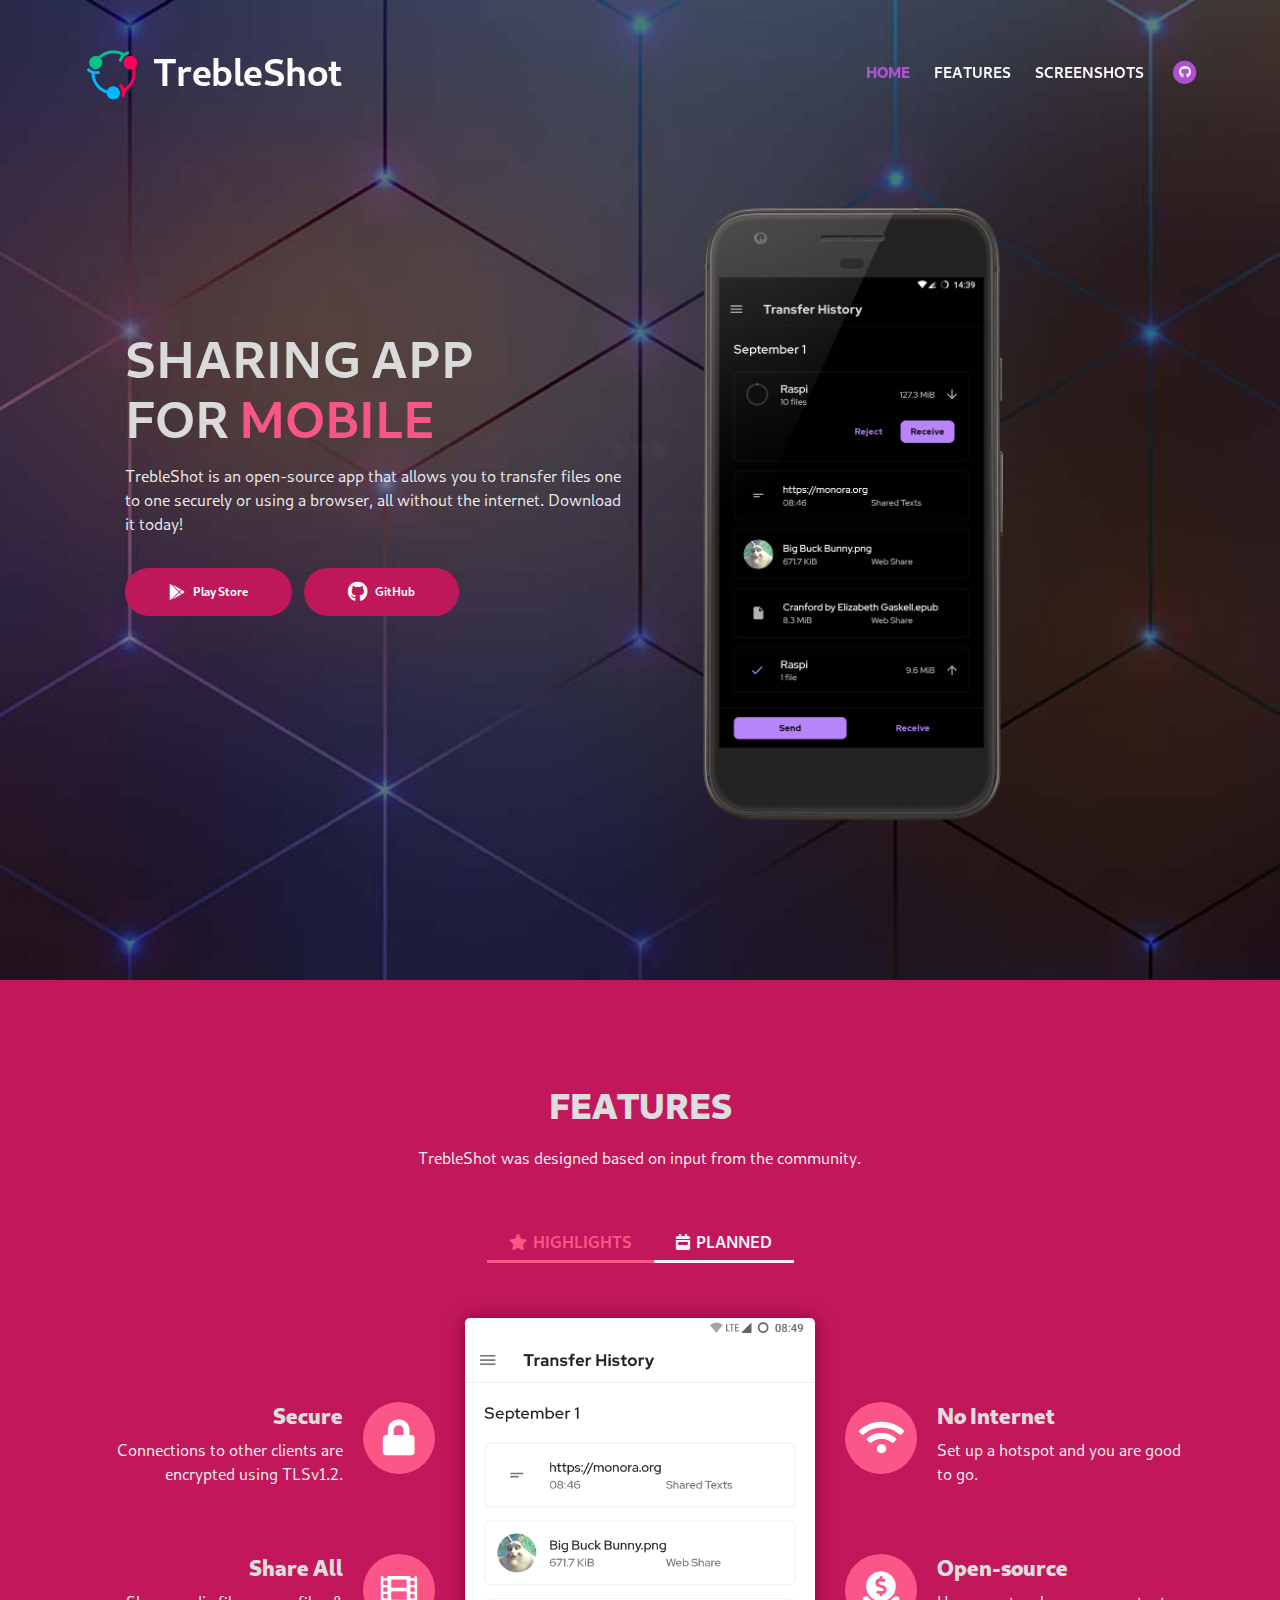
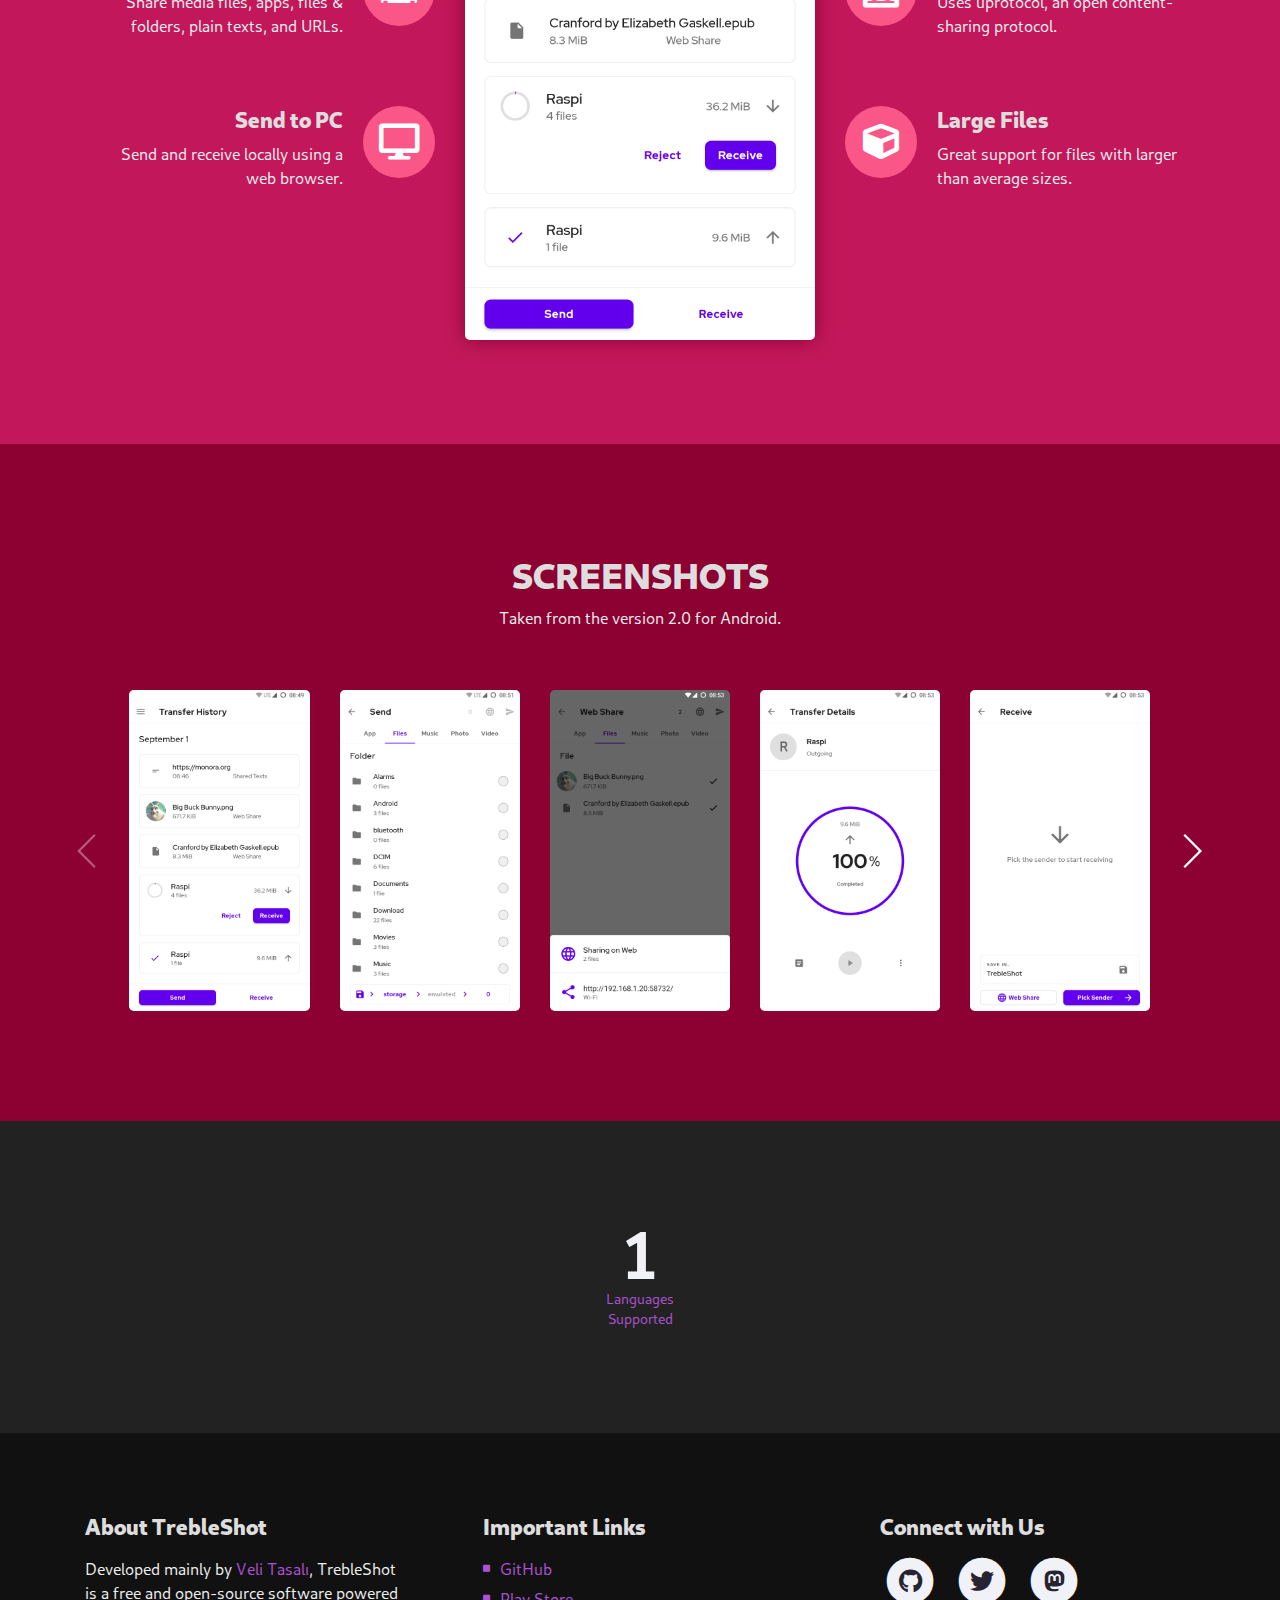
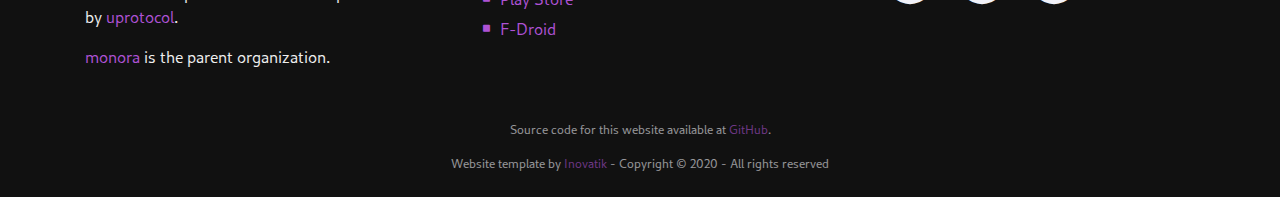
<file: index.html>
<!DOCTYPE html>
<html lang="en">

<head>
  <meta charset="utf-8" />
  <meta name="viewport" content="width=device-width, initial-scale=1, shrink-to-fit=no" />

  <!-- SEO Meta Tags -->
  <meta name="description"
    content="TrebleShot is an open-source application that allows you to send and receive files without an internet connection" />
  <meta name="author" content="TrebleShot" />

  <!-- OG Meta Tags to improve the way the post looks when you share the page on LinkedIn, Facebook, Google+ -->
  <meta property="og:site_name" content="TrebleShot" />
  <!-- website name -->
  <meta property="og:site" content="http://trebleshot.monora.org" />
  <!-- website link -->
  <meta property="og:title" content="FOSS Sharing Application" />
  <!-- title shown in the actual shared post -->
  <meta property="og:description"
    content="An open-source software to send and receive files securely without the internet" />
  <!-- description shown in the actual shared post -->
  <meta property="og:image" content="" />
  <!-- image link, make sure it's jpg -->
  <meta property="og:url" content="" />
  <!-- where do you want your post to link to -->
  <meta property="og:type" content="article" />

  <!-- Website Title -->
  <title>TrebleShot - FOSS Sharing Application</title>

  <!-- Styles -->
  <link href="css/bootstrap.css" rel="stylesheet" />
  <link href="css/fontawesome-all.css" rel="stylesheet" />
  <link href="css/swiper.css" rel="stylesheet" />
  <link href="css/magnific-popup.css" rel="stylesheet" />
  <link href="css/styles.css" rel="stylesheet" />

  <!-- Favicon  -->
  <link rel="icon" href="img/trebleshot-log.png" />
</head>

<body data-spy="scroll" data-target=".fixed-top">
  <!-- Preloader -->
  <div class="spinner-wrapper">
    <div class="spinner">
      <div class="bounce1"></div>
      <div class="bounce2"></div>
      <div class="bounce3"></div>
    </div>
  </div>
  <!-- end of preloader -->

  <!-- Navigation -->
  <nav class="navbar navbar-expand-md navbar-dark navbar-custom fixed-top">
    <a class="navbar-brand logo-text page-scroll" href="index.html">
      <img src="img/trebleshot-log.png" style="height: 1.75em;"> TrebleShot
    </a>

    <!-- Mobile Menu Toggle Button -->
    <button class="navbar-toggler" type="button" data-toggle="collapse" data-target="#navbar-main"
      aria-controls="navbar-main" aria-expanded="false" aria-label="Toggle navigation">
      <span class="navbar-toggler-awesome fas fa-bars"></span>
      <span class="navbar-toggler-awesome fas fa-times"></span>
    </button>
    <!-- end of mobile menu toggle button -->

    <div class="collapse navbar-collapse" id="navbar-main">
      <ul class="navbar-nav ml-auto">
        <li class="nav-item">
          <a class="nav-link page-scroll" href="#header">HOME<span class="sr-only">(current)</span></a>
        </li>
        <li class="nav-item">
          <a class="nav-link page-scroll" href="#features">FEATURES</a>
        </li>
        <li class="nav-item">
          <a class="nav-link page-scroll" href="#screenshots">SCREENSHOTS</a>
        </li>
      </ul>
      <span class="nav-item social-icons">
        <span class="fa-stack">
          <a href="https://github.com/trebleshot/android">
            <i class="fas fa-circle fa-stack-2x"></i>
            <i class="fab fa-github fa-stack-1x"></i>
          </a>
        </span>
      </span>
    </div>
  </nav>
  <!-- end of navbar -->
  <!-- end of navigation -->

  <!-- Header -->
  <header id="header" class="header">
    <div class="header-content">
      <div class="container">
        <div class="row">
          <div class="col-lg-6">
            <div class="text-container">
              <h1>
                SHARING APP <br />FOR
                <span id="js-rotating">MOBILE, DESKTOP, BROWSERS</span>
              </h1>
              <p class="p-large">
                TrebleShot is an open-source app that allows you to transfer files one to one securely or
                using a browser, all without the internet. Download it today!
              </p>
              <a class="btn-solid-lg page-scroll"
                href="https://play.google.com/store/apps/details?id=com.genonbeta.TrebleShot"><i
                  class="fab fa-google-play"></i>Play Store</a>
              <a class="btn-solid-lg page-scroll" href="https://github.com/trebleshot/android"><i
                  class="fab fa-github"></i>GitHub</a>
            </div>
          </div>
          <!-- end of col -->
          <div class="col-lg-6">
            <div class="image-container">
              <img class="img-fluid" src="img/app_banner.png" alt="alternative" width="300px" height="500px" />
            </div>
            <!-- end of image-container -->
          </div>
          <!-- end of col -->
        </div>
        <!-- end of row -->
      </div>
      <!-- end of container -->
    </div>
    <!-- end of header-content -->
  </header>
  <!-- end of header -->
  <!-- end of header -->

  <!-- Features -->
  <div id="features" class="tabs">
    <div class="container">
      <div class="row">
        <div class="col-lg-12">
          <h2>FEATURES</h2>
          <div class="p-heading p-large">
            TrebleShot was designed based on input from the community.
          </div>
        </div>
        <!-- end of col -->
      </div>
      <!-- end of row -->
      <div class="row">
        <!-- Tabs Links -->
        <ul class="nav nav-tabs" id="lenoTabs" role="tablist">
          <li class="nav-item">
            <a class="nav-link active" id="nav-tab-1" data-toggle="tab" href="#tab-1" role="tab" aria-controls="tab-1"
              aria-selected="true"><i class="fas fa-star"></i>HIGHLIGHTS</a>
          </li>
          <li class="nav-item">
            <a class="nav-link" id="nav-tab-2" data-toggle="tab" href="#tab-2" role="tab" aria-controls="tab-2"
              aria-selected="false"><i class="fas fa-calendar-week"></i>PLANNED</a>
          </li>
        </ul>
        <!-- end of tabs links -->

        <!-- Tabs Content-->
        <div class="tab-content" id="lenoTabsContent">
          <!-- Tab -->
          <div class="tab-pane fade show active" id="tab-1" role="tabpanel" aria-labelledby="tab-1">
            <div class="container">
              <div class="row">
                <!-- Icon Cards Pane -->
                <div class="col-lg-4">
                  <div class="card left-pane first">
                    <div class="card-body">
                      <div class="text-wrapper">
                        <h4 class="card-title">Secure</h4>
                        <p>
                          Connections to other clients are encrypted using TLSv1.2.
                        </p>
                      </div>
                      <div class="card-icon">
                        <i class="fas fa-lock"></i>
                      </div>
                    </div>
                  </div>
                  <div class="card left-pane">
                    <div class="card-body">
                      <div class="text-wrapper">
                        <h4 class="card-title">Share All</h4>
                        <p>Share media files, apps, files & folders, plain texts, and URLs.</p>
                      </div>
                      <div class="card-icon">
                        <i class="fas fa-film"></i>
                      </div>
                    </div>
                  </div>
                  <div class="card left-pane">
                    <div class="card-body">
                      <div class="text-wrapper">
                        <h4 class="card-title">Send to PC</h4>
                        <p>
                          Send and receive locally using a web browser.
                        </p>
                      </div>
                      <div class="card-icon">
                        <i class="fas fa-desktop"></i>
                      </div>
                    </div>
                  </div>
                </div>
                <!-- end of icon cards pane -->

                <!-- Image Pane -->
                <div class="col-lg-4">
                  <img class="img-fluid rounded-lg" src="img/shot1.png" alt="alternative"
                    style="box-shadow: 0px 00px 20px #8c0032;" />
                </div>
                <!-- end of image pane -->

                <!-- Icon Cards Pane -->
                <div class="col-lg-4">
                  <div class="card right-pane first">
                    <div class="card-body">
                      <div class="card-icon">
                        <i class="fas fa-wifi"></i>
                      </div>
                      <div class="text-wrapper">
                        <h4 class="card-title">No Internet</h4>
                        <p>
                          Set up a hotspot and you are good to go.
                        </p>
                      </div>
                    </div>
                  </div>
                  <div class="card right-pane">
                    <div class="card-body">
                      <div class="card-icon">
                        <i class="fas fa-donate"></i>
                      </div>
                      <div class="text-wrapper">
                        <h4 class="card-title">Open-source</h4>
                        <p>
                          Uses uprotocol, an open content-sharing protocol.
                        </p>
                      </div>
                    </div>
                  </div>
                  <div class="card right-pane">
                    <div class="card-body">
                      <div class="card-icon">
                        <i class="fas fa-cube"></i>
                      </div>
                      <div class="text-wrapper">
                        <h4 class="card-title">Large Files</h4>
                        <p>
                          Great support for files with larger than average
                          sizes.
                        </p>
                      </div>
                    </div>
                  </div>
                </div>
                <!-- end of icon cards pane -->
              </div>
              <!-- end of row -->
            </div>
            <!-- end of container -->
          </div>
          <!-- end of tab-pane -->
          <!-- end of tab -->

          <!-- Tab -->
          <div class="tab-pane fade" id="tab-2" role="tabpanel" aria-labelledby="tab-2">
            <div class="container">
              <div class="row">
                <!-- Text And Icon Cards Area -->
                <div class="col-12 offset-md-1 col-md-10 offset-lg-3 col-lg-6">
                  <div class="text-area">
                    <h3><i class="fas fa-desktop mr-3"></i> TrebleShot Desktop Client</h3>
                    <p>
                      Right now, you can easily transfer files between your phone and PC
                      using a web browser. The plan is to open up all the capabilities of
                      TrebleShot with a native desktop client. 
                    </p>
                  </div>
                  <!-- end of text-area -->
                </div>
                <!-- end of col-md-8 -->
                <!-- end of text and icon cards area -->
              </div>
              <!-- end of row -->
            </div>
            <!-- end of container -->
          </div>
          <!-- end of tab-pane -->
          <!-- end of tab -->
        </div>
        <!-- end of tab-content -->
        <!-- end of tabs content -->
      </div>
      <!-- end of row -->
    </div>
    <!-- end of container -->
  </div>
  <!-- end of tabs -->
  <!-- end of features -->

  <!-- Screenshots -->
  <div id="screenshots" class="slider-2">
    <div class="container">
      <div class="row">
        <div class="col-12">
          <h2 class="text-center">SCREENSHOTS</h2>
          <div class="p-heading p-large">
            Taken from the version 2.0 for Android.
          </div>
        </div>
        <!-- end of col -->
      </div>
      <div class="row">
        <div class="col-lg-12">
          <!-- Image Slider -->
          <div class="slider-container">
            <div class="swiper-container image-slider">
              <div class="swiper-wrapper">
                <!-- Slide -->
                <div class="swiper-slide">
                  <a href="img/shot1.png" class="popup-link" data-effect="fadeIn">
                    <img class="img-fluid rounded-lg" src="img/shot1.png" alt="alternative" />
                  </a>
                </div>
                <!-- end of slide -->

                <!-- Slide -->
                <div class="swiper-slide">
                  <a href="img/shot2.png" class="popup-link" data-effect="fadeIn">
                    <img class="img-fluid rounded-lg" src="img/shot2.png" alt="alternative" />
                  </a>
                </div>
                <!-- end of slide -->

                <!-- Slide -->
                <div class="swiper-slide">
                  <a href="img/shot3.png" class="popup-link" data-effect="fadeIn">
                    <img class="img-fluid rounded-lg" src="img/shot3.png" alt="alternative" />
                  </a>
                </div>
                <!-- end of slide -->

                <!-- Slide -->
                <div class="swiper-slide">
                  <a href="img/shot4.png" class="popup-link" data-effect="fadeIn">
                    <img class="img-fluid rounded-lg" src="img/shot4.png" alt="alternative" />
                  </a>
                </div>
                <!-- end of slide -->

                <!-- Slide -->
                <div class="swiper-slide">
                  <a href="img/shot5.png" class="popup-link" data-effect="fadeIn">
                    <img class="img-fluid rounded-lg" src="img/shot5.png" alt="alternative" />
                  </a>
                </div>
                <!-- end of slide -->

                <!-- Slide -->
                <div class="swiper-slide">
                  <a href="img/shot6.png" class="popup-link" data-effect="fadeIn">
                    <img class="img-fluid rounded-lg" src="img/shot6.png" alt="alternative" />
                  </a>
                </div>
                <!-- end of slide -->

                <!-- Slide -->
                <div class="swiper-slide">
                  <a href="img/shot7.png" class="popup-link" data-effect="fadeIn">
                    <img class="img-fluid rounded-lg" src="img/shot7.png" alt="alternative" />
                  </a>
                </div>
                <!-- end of slide -->
              </div>
              <!-- end of swiper-wrapper -->

              <!-- Add Arrows -->
              <div class="swiper-button-next"></div>
              <div class="swiper-button-prev"></div>
              <!-- end of add arrows -->
            </div>
            <!-- end of swiper-container -->
          </div>
          <!-- end of slider-container -->
          <!-- end of image slider -->
        </div>
        <!-- end of col -->
      </div>
      <!-- end of row -->
    </div>
    <!-- end of container -->
  </div>
  <!-- end of slider-2 -->
  <!-- end of screenshots -->

  <!-- Statistics -->
  <div class="counter">
    <div class="container">
      <div class="row">
        <div class="col-lg-12">
          <div id="counter">
            <div class="cell">
              <div class="counter-value number-count" data-count="37">
                1
              </div>
              <p class="counter-info">
                <a href="https://hosted.weblate.org/engage/trebleshot/"
                  target="blank">Languages Supported</a>
              </p>
            </div>
          </div>
        </div>
      </div>
    </div>
  </div>
  <!-- end of counter -->
  <!-- end of statistics -->

  <!-- Footer -->
  <div class="footer">
    <div class="container">
      <div class="row">
        <div class="col-md-4">
          <div class="footer-col">
            <h4>About TrebleShot</h4>
            <p>
              Developed mainly by <a href="https://velitasali.com/">Veli Tasalı</a>, 
              TrebleShot is a free and open-source software powered by 
              <a href="https://github.com/uprotocol">uprotocol</a>.
            </p>
            <p>
              <a href="https://monora.org">monora</a> is the parent organization. 
            </p>
          </div>
        </div>
        <!-- end of col -->
        <div class="col-md-4">
          <div class="footer-col middle">
            <h4>Important Links</h4>
            <ul class="list-unstyled li-space-lg">
              <li class="media">
                <i class="fas fa-square"></i>
                <div class="media-body">
                  <a class="turquoise" href="https://github.com/trebleshot/">GitHub</a>
                </div>
              </li>
              <li class="media">
                <i class="fas fa-square"></i>
                <div class="media-body">
                  <a class="turquoise"
                    href="https://play.google.com/store/apps/details?id=com.genonbeta.TrebleShot">Play Store</a>
                </div>
              </li>
              <li class="media">
                <i class="fas fa-square"></i>
                <div class="media-body">
                  <a class="turquoise" href="https://f-droid.org/packages/com.genonbeta.TrebleShot/">F-Droid</a>
                </div>
              </li>
            </ul>
          </div>
        </div>
        <!-- end of col -->
        <div class="col-md-4">
          <div class="footer-col last">
            <h4>Connect with Us</h4>
            <span class="fa-stack">
              <a href="https://github.com/trebleshot/android">
                <i class="fas fa-circle fa-stack-2x"></i>
                <i class="fab fa-github fa-stack-1x"></i>
              </a>
            </span>
            <span class="fa-stack">
              <a href="https://twitter.com/ossts">
                <i class="fas fa-circle fa-stack-2x"></i>
                <i class="fab fa-twitter fa-stack-1x"></i>
              </a>
            </span>
            <span class="fa-stack">
              <a href="https://fosstodon.org/@trebleshot">
                <i class="fas fa-circle fa-stack-2x"></i>
                <i class="fab fa-mastodon fa-stack-1x"></i>
              </a>
            </span>
          </div>
        </div>
        <!-- end of col -->
      </div>
      <!-- end of row -->
    </div>
    <!-- end of container -->
  </div>
  <!-- end of footer -->
  <!-- end of footer -->

  <!-- Copyright -->
  <div class="copyright">
    <div class="container">
      <div class="row">
        <div class="col-lg-12">
          <p class="p-small">
            Source code for this website available at
            <a href="https://github.com/trebleshot/trebleshot.github.io">GitHub</a>.
          </p>
          <p class="p-small">
            Website template by <a href="https://inovatik.com">Inovatik</a> -
            Copyright © 2020 - All rights reserved
          </p>
        </div>
        <!-- end of col -->
      </div>
      <!-- enf of row -->
    </div>
    <!-- end of container -->
  </div>
  <!-- end of copyright -->
  <!-- end of copyright -->

  <!-- Scripts -->
  <script src="js/jquery.min.js"></script>
  <!-- jQuery for Bootstrap's JavaScript plugins -->
  <script src="js/popper.min.js"></script>
  <!-- Popper tooltip library for Bootstrap -->
  <script src="js/bootstrap.min.js"></script>
  <!-- Bootstrap framework -->
  <script src="js/jquery.easing.min.js"></script>
  <!-- jQuery Easing for smooth scrolling between anchors -->
  <script src="js/swiper.min.js"></script>
  <!-- Swiper for image and text sliders -->
  <script src="js/jquery.magnific-popup.js"></script>
  <!-- Magnific Popup for lightboxes -->
  <script src="js/morphext.min.js"></script>
  <!-- Morphtext rotating text in the header -->
  <script src="js/validator.min.js"></script>
  <!-- Validator.js - Bootstrap plugin that validates forms -->
  <script src="js/scripts.js"></script>
  <!-- Custom scripts -->
</body>

</html>
</file>
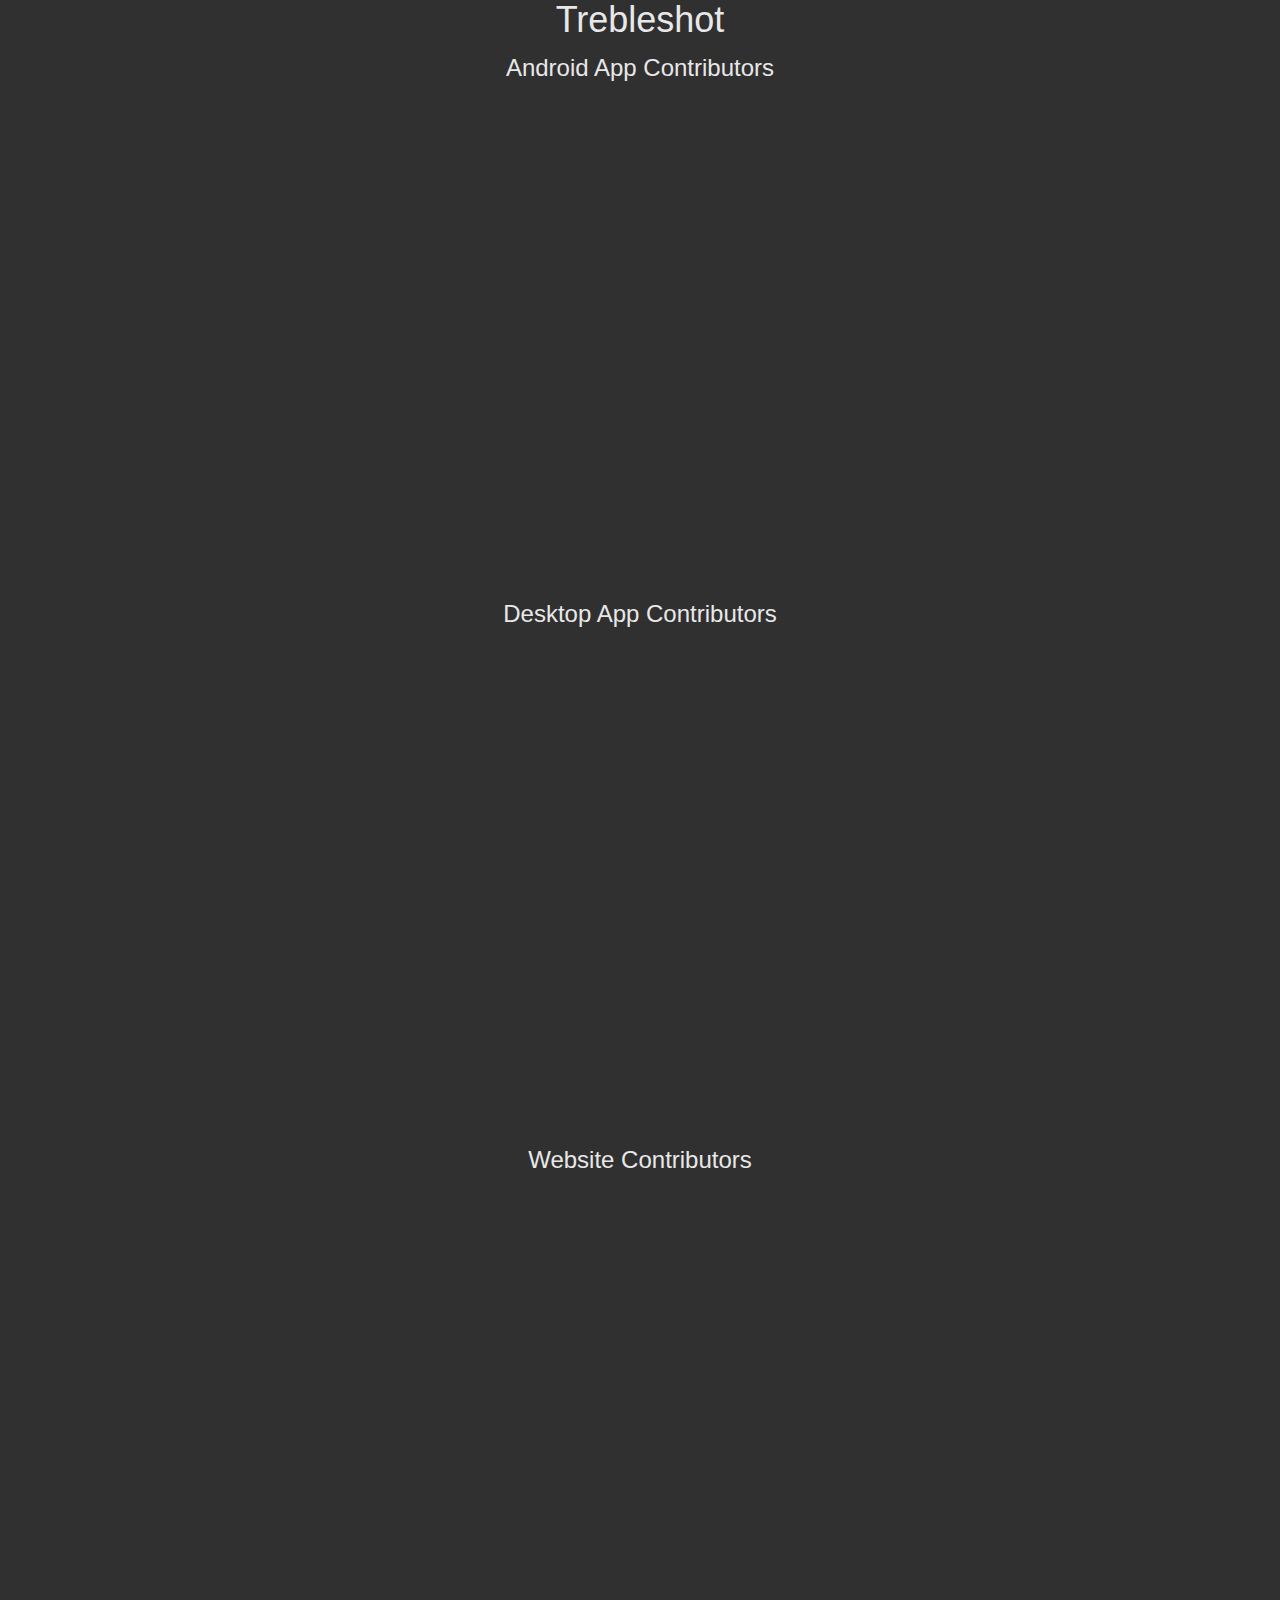
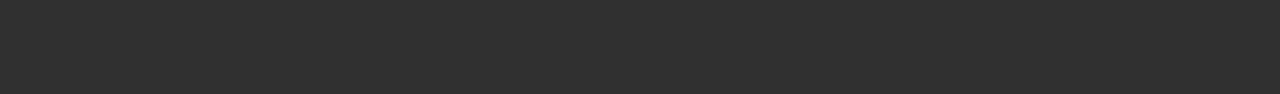
<file: Contributors_Page/index.html>
<!DOCTYPE html>
<html lang="en">

    <head>
	    <meta charset="UTF-8">
	    <title>Contributors</title>
    </head>


    <link rel="stylesheet" href="https://maxcdn.bootstrapcdn.com/bootstrap/3.3.7/css/bootstrap.min.css">
    <link rel="stylesheet" href="./index.css">

    <script src="https://ajax.googleapis.com/ajax/libs/jquery/3.1.1/jquery.min.js"></script>
    <script src="https://cdnjs.cloudflare.com/ajax/libs/jquery/2.0.2/jquery.min.js"></script>

    <script src="https://maxcdn.bootstrapcdn.com/bootstrap/3.3.7/js/bootstrap.min.js"></script>

    <body>
        <div id="gradient" />
        <div align="center">
        
        <h1 href="https://trebleshot.monora.org/"> Trebleshot </h1>
        <div>
          <h3>Android App Contributors</h3>
           <div class="container" id="wrap">
	           <div class="row" id="android-contributors">
	           </div>
           </div>
            <script type="text/javascript" src="android-contributors.js"></script>
         </div>
         <div>
           <h3>Desktop App Contributors</h3>
           	<div class="container" id="wrap">
	           <div class="row" id="desktop-contributors">
	           </div>
          	</div>
          </div>
            <script type="text/javascript" src="desktop-contributors.js"></script>
		
	<div>
           <h3>Website Contributors</h3>
           	<div class="container" id="wrap">
	           <div class="row" id="web-contributors">
	           </div>
          	</div>
          </div>
            <script type="text/javascript" src="web-contributors.js"></script>
        </div>
    </body>
</html>
</file>
<file: css/styles.css>
/* Template: Leno - Mobile App HTML Landing Page Template
   Author: Inovatik
   Created: Mar 2019
   Description: Master CSS file
*/

/*****************************************
Table Of Contents:

01. General Styles
02. Preloader
03. Navigation
04. Header
05. Features
06. Video
07. Details 1
08. Details 2
09. Details Lightboxes
10. Screenshots
11. Download
12. Statistics
13. Contact
14. Footer
15. Copyright
16. Back To Top Button
17. Extra Pages
18. Media Queries
******************************************/

/*****************************************
Colors:

- Text, navbar links - white #f1f1f8
- Buttons, bullets, icons - turquoise #fa5788
- Navbar - navy #37474F
- Backgrounds - dark denim #262431
- Backgrounds - denim #2f2c3d
******************************************/

@font-face {
	font-family: "Cantarell";
	font-style: normal;
	font-weight: 900;
	src: url(../fonts/cantarell-extra-bold-latin.woff2) format("woff2");
	unicode-range: U+0000-00FF,U+0131,U+0152-0153,U+02BB-02BC,U+02C6,U+02DA,U+02DC,U+2000-206F,U+2074,U+20AC,U+2122,U+2212,U+2215;
}
@font-face {
	font-family: "Cantarell";
	font-style: normal;
	font-weight: 700;
	src: url(../fonts/cantarell-bold-latin.woff2) format("woff2");
	unicode-range: U+0000-00FF,U+0131,U+0152-0153,U+02BB-02BC,U+02C6,U+02DA,U+02DC,U+2000-206F,U+2074,U+20AC,U+2122,U+2212,U+2215;
}
@font-face {
	font-family: "Cantarell";
	font-style: normal;
	font-weight: 400;
	src: url(../fonts/cantarell-regular-latin.woff2) format("woff2");
	unicode-range: U+0000-00FF,U+0131,U+0152-0153,U+02BB-02BC,U+02C6,U+02DA,U+02DC,U+2000-206F,U+2074,U+20AC,U+2122,U+2212,U+2215;
}

@font-face {
	font-family: "Cantarell";
	font-style: normal;
	font-weight: 300;
	src: url(../fonts/cantarell-light.woff2) format("woff2");
  font-display: block;
}

/******************************/
/*     01. General Styles     */
/******************************/
body,
html {
    width: 100%;
	height: 100%;
}

body, p {
	color: #eee;
	font-family: Cantarell, system-ui, sans-serif;
}

.p-large {
	font-weight: 400;
	font-size: 1rem;
	font-weight: 1.5rem;
}

.p-small {
	font-weight: 400;
	font-size: .75rem;
	font-weight: 1.25rem;
}

.p-heading {
	margin-bottom: 3.75rem;
	text-align: center;
}

.li-space-lg li {
	margin-bottom: 0.375rem;
}

.indent {
	padding-left: 1.25rem;
}

h1, h2, h3, h4, h5, h6 {
	color: #ddd;
	font-weight: 900;
}

h1 {
	font-size: 2.5rem;
	line-height: 2.875rem;
}

h2 {
	font-size: 2.25rem;
	line-height: 2.75rem;
}

h3 {
	font-size: 1.75rem;
	line-height: 2.215rem;
}

h4 {
	font-size: 1.375rem;
	line-height: 1.75rem;
}

h5 {
	font-size: 1.125rem;
	line-height: 1.625rem;
}

h6 {
	font-size: 1rem;
	line-height: 1.5rem;
}

a {
	text-decoration: none;
	color: #ae52d4;
}

a:hover {
	text-decoration: underline;
	color: #ae52d4;
}

a.turquoise {
	color: #ae52d4;
}

a.white {
	color: #fff;
}

.testimonial-text {
	font-style: italic;
	font-weight: 400;
	font-size: 1rem;
	font-weight: 1.5rem;
}

.testimonial-author {
	font-weight: 700;
	font-size: 1rem;
	line-height: 1.5rem;
}

.btn-solid-reg {
	display: inline-block;
	padding: 1.1875rem 2.125rem 1.1875rem 2.125rem;
	border: 0.125rem solid #fa5788;
	border-radius: 2rem;
	background-color: #fa5788;
	color: #fff;
	font-weight: 700;
	font-size: .75rem;
	line-height: 0;
	text-decoration: none;
	transition: all 0.2s ease;
}

.btn-solid-reg:hover {
	background-color: transparent;
	color: #fa5788;
	text-decoration: none;
}

.btn-solid-lg {
	display: inline-block;
	padding: 1.375rem 2.625rem 1.375rem 2.625rem;
	border: 0.125rem solid #c2185b;
	border-radius: 2rem;
	background-color: #c2185b;
	color: #fff;
	font-weight: 700;
	font-size: .75rem;
	line-height: 0;
	text-decoration: none;
	transition: all 0.2s ease;
}

.btn-solid-lg:hover {
	background-color: transparent;
	color: #fa5788;
	text-decoration: none;
}

.btn-solid-lg .fab {
	margin-right: 0.5rem;
	font-size: 1.25rem;
	line-height: 0;
	vertical-align: top;
}

.btn-solid-lg .fab.fa-google-play {
	font-size: 1rem;
}

.btn-outline-reg {
	display: inline-block;
	padding: 1.1875rem 2.125rem 1.1875rem 2.125rem;
	border: 0.125rem solid #fa5788;
	border-radius: 2rem;
	background-color: transparent;
	color: #fa5788;
	font-weight: 700;
	font-size: .75rem;
	line-height: 0;
	text-decoration: none;
	transition: all 0.2s ease;
}

.btn-outline-reg:hover {
	background-color: #fa5788;
	color: #fff;
	text-decoration: none;
}

.btn-outline-lg {
	display: inline-block;
	padding: 1.375rem 2.625rem 1.375rem 2.625rem;
	border: 0.125rem solid #fa5788;
	border-radius: 2rem;
	background-color: transparent;
	color: #fa5788;
	font-weight: 700;
	font-size: .75rem;
	line-height: 0;
	text-decoration: none;
	transition: all 0.2s ease;
}

.btn-outline-lg:hover {
	background-color: #fa5788;
	color: #fff;
	text-decoration: none;
}

.btn-outline-sm {
	display: inline-block;
	padding: 1rem 1.625rem 0.875rem 1.625rem;
	border: 0.125rem solid #fa5788;
	border-radius: 2rem;
	background-color: transparent;
	color: #fa5788;
	font-weight: 700;
	font-size: .625rem;
	line-height: 0;
	text-decoration: none;
	transition: all 0.2s ease;
}

.btn-outline-sm:hover {
	background-color: #fa5788;
	color: #fff;
	text-decoration: none;
}

.form-group {
	position: relative;
	margin-bottom: 1.25rem;
}

.form-group.has-error.has-danger {
	margin-bottom: 0.625rem;
}

.form-group.has-error.has-danger .help-block.with-errors ul {
	margin-top: 0.375rem;
}

.label-control {
	position: absolute;
	top: 0.87rem;
	left: 1.375rem;
	color: #f1f1f8;
	opacity: 1;
	font-weight: 400;
	font-size: .875rem;
	line-height: 1.375rem;
	cursor: text;
	transition: all 0.2s ease;
}

/* IE10+ hack to solve lower label text position compared to the rest of the browsers */
@media screen and (-ms-high-contrast: active), screen and (-ms-high-contrast: none) {
	.label-control {
		top: 0.9375rem;
	}
}

.form-control-input:focus + .label-control,
.form-control-input.notEmpty + .label-control,
.form-control-textarea:focus + .label-control,
.form-control-textarea.notEmpty + .label-control {
	top: 0.125rem;
	opacity: 1;
	font-size: 0.75rem;
	font-weight: 700;
}

.form-control-input,
.form-control-select {
	display: block; /* needed for proper display of the label in Firefox, IE, Edge */
	width: 100%;
	padding-top: 1.0625rem;
	padding-bottom: 0.0625rem;
	padding-left: 1.3125rem;
	border: 1px solid #9791ae;
	border-radius: 0.25rem;
	background-color: #413d52;
	color: #f1f1f8;
	font-weight: 400;
	font-size: .875rem;
	line-height: 1.875rem;
	transition: all 0.2s ease;
	-webkit-appearance: none; /* removes inner shadow on form inputs on ios safari */
}

.form-control-select {
	padding-top: 0.5rem;
	padding-bottom: 0.5rem;
	height: 3rem;
}

/* IE10+ hack to solve lower label text position compared to the rest of the browsers */
@media screen and (-ms-high-contrast: active), screen and (-ms-high-contrast: none) {
	.form-control-input {
		padding-top: 1.25rem;
		padding-bottom: 0.75rem;
		line-height: 1.75rem;
	}

	.form-control-select {
		padding-top: 0.875rem;
		padding-bottom: 0.75rem;
		height: 3.125rem;
		line-height: 2.125rem;
	}
}

select {
    /* you should keep these first rules in place to maintain cross-browser behavior */
    -webkit-appearance: none;
	-moz-appearance: none;
	-ms-appearance: none;
    -o-appearance: none;
    appearance: none;
    background-image: url('../img/down-arrow.png');
    background-position: 96% 50%;
    background-repeat: no-repeat;
    outline: none;
}

select::-ms-expand {
    display: none; /* removes the ugly default down arrow on select form field in IE11 */
}

.form-control-textarea {
	display: block; /* used to eliminate a bottom gap difference between Chrome and IE/FF */
	width: 100%;
	height: 8rem; /* used instead of html rows to normalize height between Chrome and IE/FF */
	padding-top: 1.25rem;
	padding-left: 1.3125rem;
	border: 1px solid #9791ae;
	border-radius: 0.25rem;
	background-color: #413d52;
	color: #f1f1f8;
	font-weight: 400;
	font-size: .875rem;
	line-height: 1.75rem;
	transition: all 0.2s ease;
}

.form-control-input:focus,
.form-control-select:focus,
.form-control-textarea:focus {
	border: 1px solid #f1f1f8;
	outline: none; /* Removes blue border on focus */
}

.form-control-input:hover,
.form-control-select:hover,
.form-control-textarea:hover {
	border: 1px solid #f1f1f8;
}

.checkbox {
	font-weight: 400;
	font-size: .75rem;
	line-height: 1.25rem;
}

input[type='checkbox'] {
	vertical-align: -15%;
	margin-right: 0.375rem;
}

/* IE10+ hack to raise checkbox field position compared to the rest of the browsers */
@media screen and (-ms-high-contrast: active), screen and (-ms-high-contrast: none) {
	input[type='checkbox'] {
		vertical-align: -9%;
	}
}

.form-control-submit-button {
	display: inline-block;
	width: 100%;
	height: 3.125rem;
	border: 1px solid #fa5788;
	border-radius: 1.5rem;
	background-color: #fa5788;
	color: #fff;
	font-weight: 700;
	font-size: .75rem;
	line-height: 1.75rem;
	cursor: pointer;
	transition: all 0.2s ease;
}

.form-control-submit-button:hover {
	background-color: transparent;
	color: #fa5788;
}

/* Form Success And Error Message Formatting */
#cmsgSubmit.h3.text-center.tada.animated,
#pmsgSubmit.h3.text-center.tada.animated,
#cmsgSubmit.h3.text-center,
#pmsgSubmit.h3.text-center {
	display: block;
	margin-bottom: 0;
	color: #f1f1f8;
	font-weight: 400;
	font-size: 1.125rem;
	line-height: 1rem;
}

.help-block.with-errors .list-unstyled {
	color: #f1f1f8;
	font-size: 0.75rem;
	line-height: 1.125rem;
	text-align: left;
}

.help-block.with-errors ul {
	margin-bottom: 0;
}
/* end of form success and error message formatting */

/* Form Success And Error Message Animation - Animate.css */
@-webkit-keyframes tada {
	from {
		-webkit-transform: scale3d(1, 1, 1);
		-ms-transform: scale3d(1, 1, 1);
		transform: scale3d(1, 1, 1);
	}
	10%, 20% {
		-webkit-transform: scale3d(.9, .9, .9) rotate3d(0, 0, 1, -3deg);
		-ms-transform: scale3d(.9, .9, .9) rotate3d(0, 0, 1, -3deg);
		transform: scale3d(.9, .9, .9) rotate3d(0, 0, 1, -3deg);
	}
	30%, 50%, 70%, 90% {
		-webkit-transform: scale3d(1.1, 1.1, 1.1) rotate3d(0, 0, 1, 3deg);
		-ms-transform: scale3d(1.1, 1.1, 1.1) rotate3d(0, 0, 1, 3deg);
		transform: scale3d(1.1, 1.1, 1.1) rotate3d(0, 0, 1, 3deg);
	}
	40%, 60%, 80% {
		-webkit-transform: scale3d(1.1, 1.1, 1.1) rotate3d(0, 0, 1, -3deg);
		-ms-transform: scale3d(1.1, 1.1, 1.1) rotate3d(0, 0, 1, -3deg);
		transform: scale3d(1.1, 1.1, 1.1) rotate3d(0, 0, 1, -3deg);
	}
	to {
		-webkit-transform: scale3d(1, 1, 1);
		-ms-transform: scale3d(1, 1, 1);
		transform: scale3d(1, 1, 1);
	}
}

@keyframes tada {
	from {
		-webkit-transform: scale3d(1, 1, 1);
		-ms-transform: scale3d(1, 1, 1);
		transform: scale3d(1, 1, 1);
	}
	10%, 20% {
		-webkit-transform: scale3d(.9, .9, .9) rotate3d(0, 0, 1, -3deg);
		-ms-transform: scale3d(.9, .9, .9) rotate3d(0, 0, 1, -3deg);
		transform: scale3d(.9, .9, .9) rotate3d(0, 0, 1, -3deg);
	}
	30%, 50%, 70%, 90% {
		-webkit-transform: scale3d(1.1, 1.1, 1.1) rotate3d(0, 0, 1, 3deg);
		-ms-transform: scale3d(1.1, 1.1, 1.1) rotate3d(0, 0, 1, 3deg);
		transform: scale3d(1.1, 1.1, 1.1) rotate3d(0, 0, 1, 3deg);
	}
	40%, 60%, 80% {
		-webkit-transform: scale3d(1.1, 1.1, 1.1) rotate3d(0, 0, 1, -3deg);
		-ms-transform: scale3d(1.1, 1.1, 1.1) rotate3d(0, 0, 1, -3deg);
		transform: scale3d(1.1, 1.1, 1.1) rotate3d(0, 0, 1, -3deg);
	}
	to {
		-webkit-transform: scale3d(1, 1, 1);
		-ms-transform: scale3d(1, 1, 1);
		transform: scale3d(1, 1, 1);
	}
}

.tada {
	-webkit-animation-name: tada;
	animation-name: tada;
}

.animated {
	-webkit-animation-duration: 1s;
	animation-duration: 1s;
	-webkit-animation-fill-mode: both;
	animation-fill-mode: both;
}
/* end of form success and error message animation - Animate.css */

/* Fade-move Animation For Lightbox - Magnific Popup */
/* at start */
.my-mfp-slide-bottom .zoom-anim-dialog {
	opacity: 0;
	transition: all 0.2s ease-out;
	-webkit-transform: translateY(-1.25rem) perspective(37.5rem) rotateX(10deg);
	-ms-transform: translateY(-1.25rem) perspective(37.5rem) rotateX(10deg);
	transform: translateY(-1.25rem) perspective(37.5rem) rotateX(10deg);
}

/* animate in */
.my-mfp-slide-bottom.mfp-ready .zoom-anim-dialog {
	opacity: 1;
	-webkit-transform: translateY(0) perspective(37.5rem) rotateX(0);
	-ms-transform: translateY(0) perspective(37.5rem) rotateX(0);
	transform: translateY(0) perspective(37.5rem) rotateX(0);
}

/* animate out */
.my-mfp-slide-bottom.mfp-removing .zoom-anim-dialog {
	opacity: 0;
	-webkit-transform: translateY(-0.625rem) perspective(37.5rem) rotateX(10deg);
	-ms-transform: translateY(-0.625rem) perspective(37.5rem) rotateX(10deg);
	transform: translateY(-0.625rem) perspective(37.5rem) rotateX(10deg);
}

/* dark overlay, start state */
.my-mfp-slide-bottom.mfp-bg {
	opacity: 0;
	transition: opacity 0.2s ease-out;
}

/* animate in */
.my-mfp-slide-bottom.mfp-ready.mfp-bg {
	opacity: 0.8;
}
/* animate out */
.my-mfp-slide-bottom.mfp-removing.mfp-bg {
	opacity: 0;
}
/* end of fade-move animation for lightbox - magnific popup */

/* Fade Animation For Image Slider - Magnific Popup */
@-webkit-keyframes fadeIn {
	from {
		opacity: 0;
	}
	to {
		opacity: 1;
	}
}

@keyframes fadeIn {
	from {
		opacity: 0;
	}
	to {
		opacity: 1;
	}
}

.fadeIn {
	-webkit-animation: fadeIn 0.6s;
	animation: fadeIn 0.6s;
}

@-webkit-keyframes fadeOut {
	from {
		opacity: 1;
	}
	to {
		opacity: 0;
	}
}

@keyframes fadeOut {
	from {
		opacity: 1;
	}
	to {
		opacity: 0;
	}
}

.fadeOut {
	-webkit-animation: fadeOut 0.8s;
	animation: fadeOut 0.8s;
}
/* end of fade animation for image slider - magnific popup */


/*************************/
/*     02. Preloader     */
/*************************/
.spinner-wrapper {
	position: fixed;
	z-index: 999999;
	top: 0;
	right: 0;
	bottom: 0;
	left: 0;
	background: #2f2c3d;
}

.spinner {
	position: absolute;
	top: 50%; /* centers the loading animation vertically one the screen */
	left: 50%; /* centers the loading animation horizontally one the screen */
	width: 3.75rem;
	height: 1.25rem;
	margin: -0.625rem 0 0 -1.875rem; /* is width and height divided by two */
	text-align: center;
}

.spinner > div {
	display: inline-block;
	width: 1rem;
	height: 1rem;
	border-radius: 100%;
	background-color: #fff;
	-webkit-animation: sk-bouncedelay 1.4s infinite ease-in-out both;
	animation: sk-bouncedelay 1.4s infinite ease-in-out both;
}

.spinner .bounce1 {
	-webkit-animation-delay: -0.32s;
	animation-delay: -0.32s;
}

.spinner .bounce2 {
	-webkit-animation-delay: -0.16s;
	animation-delay: -0.16s;
}

@-webkit-keyframes sk-bouncedelay {
	0%, 80%, 100% { -webkit-transform: scale(0); }
	40% { -webkit-transform: scale(1.0); }
}

@keyframes sk-bouncedelay {
	0%, 80%, 100% {
		-webkit-transform: scale(0);
		-ms-transform: scale(0);
		transform: scale(0);
	} 40% {
		-webkit-transform: scale(1.0);
		-ms-transform: scale(1.0);
		transform: scale(1.0);
	}
}


/**************************/
/*     03. Navigation     */
/**************************/
.navbar-custom {
	box-shadow: 0 0.0625rem 0.375rem 0 rgba(0, 0, 0, 0.1);
	font-weight: 700;
	font-size: .75rem;
	line-height: 2rem;
	transition: all 0.2s ease;
	background-color: #7b1fa2;
}

.navbar-custom .navbar-brand.logo-text img {
  margin-right: 6px;
}

.navbar-custom .navbar-brand.logo-text {
	font-weight: 700;
	font-size: 2.375rem;
	line-height: 1.5rem;
	color: #fff;
	letter-spacing: -0.5px;
	text-decoration: none;
	display: flex;
	align-items: center;
}

.navbar-custom .navbar-nav {
	margin-top: 0.75rem;
}

.navbar-custom .nav-item .nav-link {
	padding: 0 0.75rem 0 0.75rem;
	color: #fff;
	text-decoration: none;
	transition: all 0.2s ease;
	font-size: 15px;
}

.navbar-custom .nav-item .nav-link:hover,
.navbar-custom .nav-item .nav-link.active {
	color: #ae52d4;
	font-weight:bolder;
}

/* Dropdown Menu */
.navbar-custom .dropdown:hover > .dropdown-menu {
	display: block; /* this makes the dropdown menu stay open while hovering it */
	min-width: auto;
	animation: fadeDropdown 0.2s; /* required for the fade animation */
}

@keyframes fadeDropdown {
    0% {
        opacity: 0;
    }

    100% {
        opacity: 1;
    }
}

.navbar-custom .dropdown-toggle:focus { /* removes dropdown outline on focus  */
	outline: 0;
}

.navbar-custom .dropdown-menu {
	margin-top: 0;
	border: none;
	border-radius: 0.25rem;
	background-color:#37474F;

}

.navbar-custom .dropdown-item {
	color: #fff;
	text-decoration: none;
}

.navbar-custom .dropdown-item:hover {
	background-color:#37474F;
}

.navbar-custom .dropdown-item .item-text {
	font-weight: 700;
	font-size: .75rem;
	line-height: 1.5rem;
}

.navbar-custom .dropdown-item:hover .item-text {
	color: #ae52d4;
}

.navbar-custom .dropdown-items-divide-hr {
	width: 100%;
	height: 1px;
	margin: 0.25rem auto 0.25rem auto;
	border: none;
	background-color: #b5bcc4;
	opacity: 0.2;
}
/* end of dropdown menu */

.navbar-custom .social-icons {
	display: none;
}

.navbar-custom .navbar-toggler {
	border: none;
	color: #fff;
	font-size: 2rem;
}

.navbar-custom button[aria-expanded='false'] .navbar-toggler-awesome.fas.fa-times{
	display: none;
}

.navbar-custom button[aria-expanded='false'] .navbar-toggler-awesome.fas.fa-bars{
	display: inline-block;
}

.navbar-custom button[aria-expanded='true'] .navbar-toggler-awesome.fas.fa-bars{
	display: none;
}

.navbar-custom button[aria-expanded='true'] .navbar-toggler-awesome.fas.fa-times{
	display: inline-block;
	margin-right: 0.125rem;
}


/*********************/
/*    04. Header     */
/*********************/
.header {
	background: linear-gradient(to bottom right, rgba(72, 72, 212, 0), rgba(241, 104, 104, 0)), url('../img/bg.jpg') center center no-repeat;
	background-size: cover;
}

.header .header-content {
	padding-top: 8.5rem;
	padding-bottom: 7rem;
	text-align: center;
}

.header .text-container {
	margin-bottom: 3rem;
}

.header h1 {
	margin-bottom: 1rem;
}

.header #js-rotating {
	color: #fa5788;
}

.header .p-large {
	margin-bottom: 2rem;
}

.header .btn-solid-lg {
	margin-right: 0.5rem;
	margin-bottom: 1.25rem;
}


/****************************/
/*     05. Testimonials     */
/****************************/
.slider-1 {
	padding-top: 6.875rem;
	padding-bottom: 6.375rem;
	background-color: #262431;
}

.slider-1 .slider-container {
	position: relative;
}

.slider-1 .swiper-container {
	position: static;
	width: 90%;
	text-align: center;
}

.slider-1 .swiper-button-prev:focus,
.slider-1 .swiper-button-next:focus {
	/* even if you can't see it chrome you can see it on mobile device */
	outline: none;
}

.slider-1 .swiper-button-prev {
	left: -0.5rem;
	background-image: url("data:image/svg+xml;charset=utf-8,%3Csvg%20xmlns%3D'http%3A%2F%2Fwww.w3.org%2F2000%2Fsvg'%20viewBox%3D'0%200%2028%2044'%3E%3Cpath%20d%3D'M0%2C22L22%2C0l2.1%2C2.1L4.2%2C22l19.9%2C19.9L22%2C44L0%2C22L0%2C22L0%2C22z'%20fill%3D'%23f1f1f8'%2F%3E%3C%2Fsvg%3E");
	background-size: 1.125rem 1.75rem;
}

.slider-1 .swiper-button-next {
	right: -0.5rem;
	background-image: url("data:image/svg+xml;charset=utf-8,%3Csvg%20xmlns%3D'http%3A%2F%2Fwww.w3.org%2F2000%2Fsvg'%20viewBox%3D'0%200%2028%2044'%3E%3Cpath%20d%3D'M27%2C22L27%2C22L5%2C44l-2.1-2.1L22.8%2C22L2.9%2C2.1L5%2C0L27%2C22L27%2C22z'%20fill%3D'%23f1f1f8'%2F%3E%3C%2Fsvg%3E");
	background-size: 1.125rem 1.75rem;
}

.slider-1 .card {
	position: relative;
	border: none;
	background-color: transparent;
}

.slider-1 .card-image {
	width: 6rem;
	height: 6rem;
	margin-right: auto;
	margin-bottom: 0.25rem;
	margin-left: auto;
	border-radius: 50%;
}

.slider-1 .card-body {
	padding-bottom: 0;
}

.slider-1 .testimonial-author {
	margin-bottom: 0;
}


/************************/
/*     05. Features     */
/************************/
.tabs {
	padding-top: 6.5rem;
	padding-bottom: 4.25rem;
	background-color: #c2185b;
}

.tabs h2 {
	margin-bottom: 1.125rem;
	text-align: center;
}

.tabs .p-heading {
	margin-bottom: 3.125rem;
}

.tabs .nav-tabs {
	margin-right: auto;
	margin-bottom: 2.5rem;
	margin-left: auto;
	justify-content: center;
	border-bottom: none;
}

.tabs .nav-link {
	margin-bottom: 1rem;
	padding: 0.5rem 1.375rem 0.25rem 1.375rem;
	border: none;
	border-bottom: 0.1875rem solid #f1f1f8;
	color: #f1f1f8;
	border-radius: 0;
	font-weight: 700;
	font-size: 1rem;
	line-height: 1.75rem;
	text-decoration: none;
	transition: all 0.2s ease;
}

.tabs .nav-link.active,
.tabs .nav-link:hover {
	border-bottom: 0.1875rem solid #fa5788;
	color: #fa5788;
	background-color: transparent;
}

.tabs .nav-link .fas {
	margin-right: 0.375rem;
	font-size: 1rem;
}

.tabs .tab-content {
	width: 100%; /* for proper display in IE11 */
}

.tabs .card {
	border: none;
	background: transparent;
}

.tabs .card-body {
	padding: 1rem 0 1.25rem 0;
}

.tabs .card-title {
	margin-bottom: 0.5rem;
}

.tabs .card .card-icon {
	display: inline-block;
	width: 3.5rem;
	height: 3.5rem;
	border-radius: 50%;
	background-color: #fa5788;
	text-align: center;
	vertical-align: top;
}

.tabs .card .card-icon .fas,
.tabs .card .card-icon .far {
	color: #fff;
	font-size: 1.75rem;
	line-height: 3.5rem;
}

.tabs #tab-1 .card.left-pane .text-wrapper {
	display: inline-block;
	width: 75%;
}

.tabs #tab-1 .card.left-pane .card-icon {
	float: left;
	margin-right: 1rem;
}

.tabs #tab-1 img {
	display: block;
	margin: 2rem auto 3rem auto;
}

.tabs #tab-1 .card.right-pane .text-wrapper {
	display: inline-block;
	width: 75%;
}

.tabs #tab-1 .card.right-pane .card-icon {
	margin-right: 1rem;
}

.tabs #tab-2 img {
	display: block;
	margin: 0 auto 2rem auto;
}

.tabs #tab-2 .text-area {
	margin-top: 1.5rem;
}

.tabs #tab-2 h3 {
	margin-bottom: 0.75rem;
}

.tabs #tab-2 .icon-cards-area {
	margin-top: 2.5rem;
}

.tabs #tab-2 .icon-cards-area .card {
	width: 100%; /* for proper display in IE11 */
}

.tabs #tab-3 .icon-cards-area .card {
	width: 100%; /* for proper display in IE11 */
}

.tabs #tab-3 .text-area {
	margin-top: 0.75rem;
	margin-bottom: 4rem;
}

.tabs #tab-3 h3 {
	margin-bottom: 0.75rem;
}

.tabs #tab-3 img {
	margin: 0 auto 3rem auto;
}


/*********************/
/*     06. Video     */
/*********************/
.basic-1 {
	padding-top: 6.375rem;
	padding-bottom: 6.875rem;
	background: url('../img/video-background.jpg') center center no-repeat;
	background-size: cover;
}

.basic-1 h2 {
	margin-bottom: 1.125rem;
	text-align: center;
}

.basic-1 .p-heading {
	margin-bottom: 4rem;
	text-align: center;
}

.basic-1 .image-container img {
	border-radius: 0.375rem;
}

.basic-1 .video-wrapper {
	position: relative;
}

/* Video Play Button */
.basic-1 .video-play-button {
	position: absolute;
	z-index: 10;
	top: 50%;
	left: 50%;
	display: block;
	box-sizing: content-box;
	width: 2rem;
	height: 2.75rem;
	padding: 1.125rem 1.25rem 1.125rem 1.75rem;
	border-radius: 50%;
	-webkit-transform: translateX(-50%) translateY(-50%);
	-ms-transform: translateX(-50%) translateY(-50%);
	transform: translateX(-50%) translateY(-50%);
}

.basic-1 .video-play-button:before {
	content: "";
	position: absolute;
	z-index: 0;
	top: 50%;
	left: 50%;
	display: block;
	width: 4.75rem;
	height: 4.75rem;
	border-radius: 50%;
	background: #4eaaff;
	animation: pulse-border 1500ms ease-out infinite;
	-webkit-transform: translateX(-50%) translateY(-50%);
	-ms-transform: translateX(-50%) translateY(-50%);
	transform: translateX(-50%) translateY(-50%);
}

.basic-1 .video-play-button:after {
	content: "";
	position: absolute;
	z-index: 1;
	top: 50%;
	left: 50%;
	display: block;
	width: 4.375rem;
	height: 4.375rem;
	border-radius: 50%;
	background: #4eaaff;
	transition: all 200ms;
	-webkit-transform: translateX(-50%) translateY(-50%);
	-ms-transform: translateX(-50%) translateY(-50%);
	transform: translateX(-50%) translateY(-50%);
}

.basic-1 .video-play-button span {
	position: relative;
	display: block;
	z-index: 3;
	top: 0.375rem;
	left: 0.25rem;
	width: 0;
	height: 0;
	border-left: 1.625rem solid #fff;
	border-top: 1rem solid transparent;
	border-bottom: 1rem solid transparent;
}

@keyframes pulse-border {
	0% {
		transform: translateX(-50%) translateY(-50%) translateZ(0) scale(1);
		opacity: 1;
	}
	100% {
		transform: translateX(-50%) translateY(-50%) translateZ(0) scale(1.5);
		opacity: 0;
	}
}
/* end of video play button */


/*************************/
/*     07. Details 1     */
/*************************/
.basic-2 {
	padding-top: 8rem;
	padding-bottom: 3.5rem;
	background-color: #262431;
}

.basic-2 img {
	margin-bottom: 3.5rem;
}

.basic-2 h3 {
	margin-bottom: 1.125rem;
}

.basic-2 .btn-solid-reg {
	margin-top: 0.5rem;
}


/*************************/
/*     08. Details 2     */
/*************************/
.basic-3 {
	padding-top: 3.5rem;
	padding-bottom: 7.25rem;
	background-color: #262431;
}

.basic-3 .text-container {
	margin-bottom: 3.5rem;
}

.basic-3 h3 {
	margin-bottom: 1.125rem;
}

.basic-3 .btn-solid-reg {
	margin-top: 0.5rem;
}


/**********************************/
/*     09. Details Lightboxes     */
/**********************************/
.lightbox-basic {
	position: relative;
	max-width: 46.875rem;
	margin: 2.5rem auto;
	padding: 3rem 1rem;
	border-radius: 0.25rem;
	background-color: #2f2c3d;
	text-align: left;
}

.lightbox-basic img {
	display: block;
	margin-right: auto;
	margin-bottom: 3rem;
	margin-left: auto;
}

.lightbox-basic h3 {
	margin-bottom: 0.625rem;
}

.lightbox-basic hr {
	width: 3.75rem;
	height: 0.125rem;
	margin-top: 0.125rem;
	margin-bottom: 1.125rem;
	margin-left: 0;
	border: 0;
	background-color: #fa5788;
	text-align: left;
}

.lightbox-basic h4 {
	margin-top: 1.75rem;
	margin-bottom: 0.75rem;
}

.lightbox-basic table {
	margin-top: 1rem;
	margin-bottom: 1.5rem;
}

.lightbox-basic table tr {
	line-height: 1.75em;
}

.lightbox-basic table .icon-cell {
	width: 2rem;
	padding-right: 0.25rem;
	color: #fa5788;
	text-align: center;
}

.lightbox-basic a.mfp-close.as-button {
	position: relative;
	width: auto;
	height: auto;
	margin-left: 0.375rem;
	color: #fa5788;
	opacity: 1;
}

.lightbox-basic a.mfp-close.as-button:hover {
	color: #f1f1f8;
}

.lightbox-basic button.mfp-close.x-button {
	position: absolute;
	top: -0.375rem;
	right: -0.375rem;
	width: 2.75rem;
	height: 2.75rem;
	color: #f1f1f8;
}


/***************************/
/*     10. Screenshots     */
/***************************/
.slider-2 {
	padding-top: 6.875rem;
	padding-bottom: 6.875rem;
	background-color: #8c0032;
}

.slider-2 .slider-container {
	position: relative;
}

.slider-2 .swiper-container {
	position: static;
	width: 90%;
	text-align: center;
}

.slider-2 .swiper-button-prev,
.slider-2 .swiper-button-next {
	top: 50%;
	width: 1.125rem;
}

.slider-2 .swiper-button-prev:focus,
.slider-2 .swiper-button-next:focus {
	/* even if you can't see it chrome you can see it on mobile device */
	outline: none;
}

.slider-2 .swiper-button-prev {
	left: -0.5rem;
	background-image: url("data:image/svg+xml;charset=utf-8,%3Csvg%20xmlns%3D'http%3A%2F%2Fwww.w3.org%2F2000%2Fsvg'%20viewBox%3D'0%200%2028%2044'%3E%3Cpath%20d%3D'M0%2C22L22%2C0l2.1%2C2.1L4.2%2C22l19.9%2C19.9L22%2C44L0%2C22L0%2C22L0%2C22z'%20fill%3D'%23ffffff'%2F%3E%3C%2Fsvg%3E");
	background-size: 1.125rem 1.75rem;
}

.slider-2 .swiper-button-next {
	right: -0.5rem;
	background-image: url("data:image/svg+xml;charset=utf-8,%3Csvg%20xmlns%3D'http%3A%2F%2Fwww.w3.org%2F2000%2Fsvg'%20viewBox%3D'0%200%2028%2044'%3E%3Cpath%20d%3D'M27%2C22L27%2C22L5%2C44l-2.1-2.1L22.8%2C22L2.9%2C2.1L5%2C0L27%2C22L27%2C22z'%20fill%3D'%23ffffff'%2F%3E%3C%2Fsvg%3E");
	background-size: 1.125rem 1.75rem;
}


/************************/
/*     11. Download     */
/************************/
.basic-4 {
	padding-top: 6.5rem;
	padding-bottom: 6.75rem;
	background: url('../img/download-background.jpg') center center no-repeat;
	background-size: cover;
}

.basic-4 .text-container {
	margin-bottom: 3.5rem;
	text-align: center;
}

.basic-4 h2 {
	margin-bottom: 1.25rem;
}

.basic-4 .p-large {
	margin-bottom: 1.75rem;
}

.basic-4 .btn-solid-lg {
	margin-right: 0.5rem;
	margin-bottom: 1.25rem;
}


/**************************/
/*     12. Statistics     */
/**************************/
.counter {
	padding-top: 6.5rem;
	padding-bottom: 5.375rem;
	background-color: #222;
	text-align: center;
}

.counter #counter .cell {
	display: inline-block;
	width: 6.25rem;
	margin-right: 1rem;
	margin-left: 1rem;
	margin-bottom: 2rem;
}

.counter #counter .counter-value {
	color: #f1f1f8;
	font-weight: 700;
	font-size: 3.5rem;
	line-height: 4.25rem;
	vertical-align: middle;
}

.counter #counter .counter-info {
	margin-bottom: 0;
	color: #fa5788;
	font-weight: 400;
	font-size: .875rem;
	line-height: 1.25rem;
	vertical-align: middle;
}


/***********************/
/*     13. Contact     */
/***********************/
.form {
	padding-top: 6.25rem;
	padding-bottom: 5.625rem;
	background: url('../img/contact-background.jpg') center bottom no-repeat;
	background-size: cover;
}

.form h2 {
	margin-bottom: 1.125rem;
	text-align: center;
}

.form .list-unstyled {
	margin-bottom: 3.75rem;
	font-size: 1rem;
	line-height: 1.5rem;
	text-align: center;
}

.form .list-unstyled .fas,
.form .list-unstyled .fab {
	margin-right: 0.5rem;
	font-size: 0.875rem;
	color: #ae52d4;
}

.form .list-unstyled .fa-phone {
	vertical-align: 3%;
}


/**********************/
/*     14. Footer     */
/**********************/
.footer {
	padding-top: 5rem;
	background-color: #111;
}

.footer .footer-col {
	margin-bottom: 2.25rem;
}

.footer h4 {
	margin-bottom: 1rem;
}

.footer .list-unstyled .fas {
	color: #ae52d4;
	font-size: 0.5rem;
	line-height: 1.375rem;
}

.footer .list-unstyled .media-body {
	margin-left: 0.625rem;
}

.footer .fa-stack {
	margin-bottom: 0.75rem;
	margin-right: 0.5rem;
	font-size: 1.5rem;
}

.footer .fa-stack .fa-stack-1x {
    color: #262431;
	transition: all 0.2s ease;
}

.footer .fa-stack .fa-stack-2x {
	color: #f1f1f8;
	transition: all 0.2s ease;
}

.footer .fa-stack:hover .fa-stack-1x {
	color: #f1f1f8;
}

.footer .fa-stack:hover .fa-stack-2x {
    color: #fa5788;
}


/*************************/
/*     15. Copyright     */
/*************************/
.copyright {
	padding-top: 1rem;
	padding-bottom: 0.5rem;
	background-color: #111;
	text-align: center;
}

.copyright .p-small {
	color: #f1f1f8;
	opacity: 0.6;
}


/**********************************/
/*     16. Back To Top Button     */
/**********************************/
a.back-to-top {
	position: fixed;
	z-index: 999;
	right: 0.75rem;
	bottom: 0.75rem;
	display: none;
	width: 2.625rem;
	height: 2.625rem;
	border-radius: 1.875rem;
	background: #ae52d4 url("../img/up-arrow.png") no-repeat center 47%;
	background-size: 1.125rem 1.125rem;
	text-indent: -9999px;
}

a:hover.back-to-top {
	background-color: #7b1fa2;
}


/***************************/
/*     17. Extra Pages     */
/***************************/
.ex-header {
	padding-top: 8rem;
	padding-bottom: 5rem;
	background: linear-gradient(to bottom right, #2c1a7e, #5557db);
	text-align: center;
}

.ex-basic-1 {
	padding-top: 2rem;
	padding-bottom: 0.875rem;
	background-color: #2f2c3d;
}

.ex-basic-1 .breadcrumbs {
	margin-bottom: 1.125rem;
}

.ex-basic-1 .breadcrumbs .fa {
	margin-right: 0.5rem;
	margin-left: 0.625rem;
}

.ex-basic-2 {
	padding-top: 4.75rem;
	padding-bottom: 4rem;
	background-color: #262431;
}

.ex-basic-2 h3 {
	margin-bottom: 1rem;
}

.ex-basic-2 .text-container {
	margin-bottom: 3.625rem;
}

.ex-basic-2 .text-container.last {
	margin-bottom: 0;
}

.ex-basic-2 .list-unstyled .fas {
	color: #fa5788;
	font-size: 0.5rem;
	line-height: 1.375rem;
}

.ex-basic-2 .list-unstyled .media-body {
	margin-left: 0.625rem;
}

.ex-basic-2 .btn-outline-reg {
	margin-top: 1.75rem;
}

.ex-basic-2 .image-container-large {
	margin-bottom: 4rem;
}

.ex-basic-2 .image-container-large img {
	border-radius: 0.25rem;
}

.ex-basic-2 .image-container-small img {
	border-radius: 0.25rem;
}

.ex-basic-2 .text-container.dark-bg {
	padding: 1.625rem 1.5rem 0.75rem 2rem;
	background-color: #f9fafc;
}


/*****************************/
/*     18. Media Queries     */
/*****************************/
/* Min-width width 768px */
@media (min-width: 768px) {

	/* General Styles */
	.p-heading {
		width: 85%;
		margin-right: auto;
		margin-left: auto;
	}

	h1 {
		font-weight: 700;
		font-size: 3.25rem;
		line-height: 3.75rem;
	}
	/* end of general styles */


	/* Navigation */
	.navbar-custom {
		padding: 2.125rem 1.5rem 2.125rem 2rem;
		box-shadow: none;
        background: transparent;
	}

	.navbar-custom .navbar-brand.logo-text {
		color: #fff;
	}

	.navbar-custom .navbar-nav {
		margin-top: 0;
	}

	.navbar-custom .nav-item .nav-link {
		padding: 0.25rem 0.75rem 0.25rem 0.75rem;
		color: #fff;
	}

	.navbar-custom .nav-item .nav-link:hover,
	.navbar-custom .nav-item .nav-link.active {
		color: #ae52d4;
	}

	.navbar-custom.top-nav-collapse {
        padding: 0.5rem 1.5rem 0.5rem 2rem;
		box-shadow: 0 0.0625rem 0.375rem 0 rgba(0, 0, 0, 0.1);
		background-color: #7b1fa2;
	}

	.navbar-custom.top-nav-collapse .navbar-brand.logo-text {
		color: #fff;
	}

	.navbar-custom.top-nav-collapse .nav-item .nav-link {
		color: #fff;
	}

	.navbar-custom.top-nav-collapse .nav-item .nav-link:hover,
	.navbar-custom.top-nav-collapse .nav-item .nav-link.active {
		color: #ae52d4;
	}

	.navbar-custom .dropdown-menu {
		box-shadow: 0 0.25rem 0.375rem 0 rgba(0, 0, 0, 0.03);
	}

	.navbar-custom .dropdown-item {
		padding-top: 0.25rem;
		padding-bottom: 0.25rem;
	}

	.navbar-custom .dropdown-items-divide-hr {
		width: 84%;
	}
	/* end of navigation */


	/* Header */
	.header .header-content {
		padding-top: 11rem;
	}
	/* end of header */


	/* Testimonials */
	.slider-1 .swiper-button-prev {
		left: 1rem;
		width: 1.375rem;
		background-size: 1.375rem 2.125rem;
	}

	.slider-1 .swiper-button-next {
		right: 1rem;
		width: 1.375rem;
		background-size: 1.375rem 2.125rem;
	}
	/* end of testimonials */


	/* Features */
	.tabs .card .card-icon {
		width: 4.5rem;
		height: 4.5rem;
	}

	.tabs .card .card-icon .fas,
	.tabs .card .card-icon .far {
		font-size: 2.25rem;
		line-height: 4.5rem;
	}

	.tabs #tab-1 .card.left-pane .text-wrapper {
		width: 85%;
	}

	.tabs #tab-2 img {
		margin-bottom: 0;
	}

	.tabs #tab-2 .text-area {
		margin-top: 0;
	}

	.tabs #tab-2 .icon-cards-area .card {
		display: inline-block;
		width: 44%;
		margin-right: 2.5rem;
		vertical-align: top;
	}

	.tabs #tab-2 div.card:nth-child(2n+2) {
		margin-right: 0;
	}

	.tabs #tab-3 .text-area {
		margin-bottom: 0;
	}

	.tabs #tab-3 .icon-cards-area .card {
		display: inline-block;
		width: 44%;
		margin-right: 2.5rem;
		vertical-align: top;
	}

	.tabs #tab-3 div.card:nth-child(2n+2) {
		margin-right: 0;
	}

	.tabs #tab-3 img {
		margin-bottom: 0;
	}
	/* end of features */


	/* Details Lightboxes */
	.lightbox-basic {
		padding: 3rem 3rem;
	}
	/* end of details lightboxes */


	/* Screenshots */
	.slider-2 .swiper-button-prev {
		width: 1.375rem;
		background-size: 1.375rem 2.125rem;
	}

	.slider-2 .swiper-button-next {
		width: 1.375rem;
		background-size: 1.375rem 2.125rem;
	}
	/* end of screenshots */


	/* Contact */
	.form .list-unstyled li {
		display: inline-block;
		margin-right: 0.5rem;
		margin-left: 0.5rem;
	}

	.form .list-unstyled .address {
		display: block;
	}
	/* end of contact */


	/* Extra Pages */
	.ex-header {
		padding-top: 11rem;
		padding-bottom: 9rem;
	}

	.ex-basic-2 .text-container.dark {
		padding: 2.5rem 3rem 2rem 3rem;
	}

	.ex-basic-2 .text-container.column {
		width: 90%;
		margin-right: auto;
		margin-left: auto;
	}
	/* end of extra pages */
}
/* end of min-width width 768px */


/* Min-width width 992px */
@media (min-width: 992px) {

	/* Navigation */
	.navbar-custom .social-icons {
		display: block;
		margin-left: 0.5rem;
	}

	.navbar-custom .fa-stack {
		margin-bottom: 0.1875rem;
		margin-left: 0.375rem;
		font-size: 0.75rem;
	}

	.navbar-custom .fa-stack-2x {
		color: #ae52d4;
		transition: all 0.2s ease;
	}

	.navbar-custom .fa-stack-1x {
		color: #fff;
		transition: all 0.2s ease;
	}

	.navbar-custom .fa-stack:hover .fa-stack-2x {
		color: #fff;
	}

	.navbar-custom .fa-stack:hover .fa-stack-1x {
		color: #ae52d4;
	}
	/* end of navigation */


	/* General Styles */
	.p-heading {
		width: 65%;
	}
	/* end of general styles */


	/* Header */
	.header .header-content {
		padding-top: 13rem;
		padding-bottom: 10rem;
		text-align: left;
	}

	.header .text-container {
		margin-top: 6.5rem;
	}
	/* end of header */


	/* Features */
	.tabs .card-body {
		padding: 1rem 0 1.5rem 0;
	}

	.tabs #tab-1 .card.left-pane {
		text-align: right;
	}

	.tabs #tab-1 .card.left-pane .text-wrapper,
	.tabs #tab-1 .card.right-pane .text-wrapper {
		width: 68%;
	}

	.tabs #tab-1 .card.left-pane .card-icon {
		float: none;
		margin-right: 0;
		margin-left: 1rem;
	}

	.tabs #tab-1 img {
		margin-top: 0;
		margin-bottom: 0;
	}

	.tabs #tab-2 .icon-cards-area {
		margin-top: 2.25rem;
	}

	.tabs #tab-2 .icon-cards-area .card {
		width: 45%;
		margin-right: 3.5rem;
	}

	.tabs #tab-2 .icon-cards-area .card p {
		margin-bottom: 0.5rem;
	}

	.tabs #tab-3 .icon-cards-area .card {
		width: 45%;
		margin-right: 3.5rem;
	}

	.tabs #tab-3 .icon-cards-area .card p {
		margin-bottom: 0.5rem;
	}
	/* end of features */


	/* Video */
	.basic-1 .image-container {
		max-width: 53.125rem;
		margin-right: auto;
		margin-left: auto;
	}
	/* end of video */


	/* Details 1 */
	.basic-2 img {
		margin-bottom: 0;
	}

	.basic-2 .text-container {
		margin-top: 2.625rem;
	}
	/* end of details 1 */


	/* Details 2 */
	.basic-3 .text-container {
		margin-top: 2.5rem;
		margin-bottom: 0;
	}
	/* end of details 2 */


	/* Details Lightboxes */
	.lightbox-basic img {
		margin-bottom: 0;
		margin-left: 0;
	}

	.lightbox-basic h3 {
		margin-top: 0.25rem;
	}
	/* end of details lightboxes */


	/* Screenshots */
	.slider-2 .swiper-container {
		width: 92%;
	}
	/* end of screenshots */


	/* Download */
	.basic-4 {
		padding-top: 6.75rem;
	}

	.basic-4 .text-container {
		margin-top: 7rem;
		margin-bottom: 0;
		text-align: left;
	}
	/* end of download */


	/* Statistics */
	.counter {
		padding-top: 6rem;
		padding-bottom: 4.5rem;
	}

	.counter #counter .cell {
		width: 8rem;
		margin-right: 2.5rem;
		margin-left: 2.5rem;
	}

	.counter #counter .counter-value {
		font-weight: 700;
		font-size: 4.25rem;
		line-height: 4.5rem;
	}
	/* end of statistics */


	/* Extra Pages */
	.ex-header h1 {
		width: 80%;
		margin-right: auto;
		margin-left: auto;
	}

	.ex-basic-2 {
		padding-bottom: 5rem;
	}

	.ex-basic-2 .text-container.column {
		margin-bottom: 0;
	}
	/* end of extra pages */
}
/* end of min-width width 992px */


/* Min-width width 1200px */
@media (min-width: 1200px) {

	/* Navigation */
	.navbar-custom {
		padding: 2.125rem 5rem 2.125rem 5rem;
	}

	.navbar-custom.top-nav-collapse {
        padding: 0.5rem 5rem 0.5rem 5rem;
	}
	/* end of navigation */


	/* General Styles */
	.p-heading {
		width: 44%;
	}
	/* end of general styles */


	/* Header */
	.header .text-container {
		margin-top: 7.5rem;
		margin-left: 2.5rem;
	}

	.header .image-container {
		margin-left: 3rem;
	}
	/* end of header */


	/* Features */
	.tabs {
		padding-bottom: 6.5rem;
	}

	.tabs #tab-1 .card.first {
		margin-top: 4.25rem;
	}

	.tabs #tab-1 .card {
		margin-bottom: 0.75rem;
	}

	.tabs #tab-1 .card.left-pane .text-wrapper,
	.tabs #tab-1 .card.right-pane .text-wrapper {
		width: 73%;
	}

	.tabs #tab-1 img {
		margin-top: 0;
	}

	.tabs #tab-2 .container {
		padding-right: 2.5rem;
		padding-left: 2.5rem;
	}

	.tabs #tab-2 .text-area {
		margin-top: 1.5rem;
		margin-right: 1rem;
		margin-left: 1rem;
	}

	.tabs #tab-2 .icon-cards-area {
		margin-right: 1rem;
		margin-left: 1rem;
	}

	.tabs #tab-2 .icon-cards-area .card {
		margin-right: 3.875rem;
	}

	.tabs #tab-3 .container {
		padding-right: 2.5rem;
		padding-left: 2.5rem;
	}

	.tabs #tab-3 .icon-cards-area {
		margin-top: 2rem;
		margin-left: 1rem;
	}

	.tabs #tab-3 .icon-cards-area .card {
		margin-right: 3.875rem;
	}

	.tabs #tab-3 .text-area {
		margin-right: 1.5rem;
		margin-left: 1rem;
	}
	/* end of features */


	/* Details 1 */
	.basic-2 .text-container {
		margin-top: 4.5rem;
		margin-left: 4rem;
		margin-right: 1.5rem;
	}
	/* end of details 1 */


	/* Details 2 */
	.basic-3 .text-container {
		margin-top: 4.5rem;
		margin-right: 3.5rem;
		margin-left: 2rem;
	}
	/* end of details 2 */


	/* Download */
	.basic-4 .text-container {
		margin-top: 11rem;
	}

	.basic-4 .image-container {
		margin-left: 3rem;
	}
	/* end of download */


	/* Footer */
	.footer .footer-col {
		width: 90%;
	}

	.footer .footer-col.middle {
		margin-right: auto;
		margin-left: auto;
	}

	.footer .footer-col.last {
		margin-right: 0;
		margin-left: auto;
	}
	/* end of footer */


	/* Extra Pages */
	.ex-header h1 {
		width: 60%;
		margin-right: auto;
		margin-left: auto;
	}

	.ex-basic-2 .form-container {
		margin-left: 1.75rem;
	}

	.ex-basic-2 .image-container-small {
		margin-left: 1.75rem;
	}
	/* end of extra pages */
}
/* end of min-width width 1200px */
</file>
<file: Contributors_Page/index.css>
body {
     background-color: #303030;
     padding: 0px;
     margin: 0px;
     color: #E8E8E8;
}
 
h1,h3 {
	text-align: center;
	margin-top: 0px;
}

h1 {
	margin-bottom: 15px;
}

h3 {
	margin-bottom: 25px;
}
.template {
	display: none;
}

#author { 
	padding :2%;
	min-height: 55vh;
	max-height: 55vh;
}
#wrap {
	min-height: 55vh;
}
</file>
